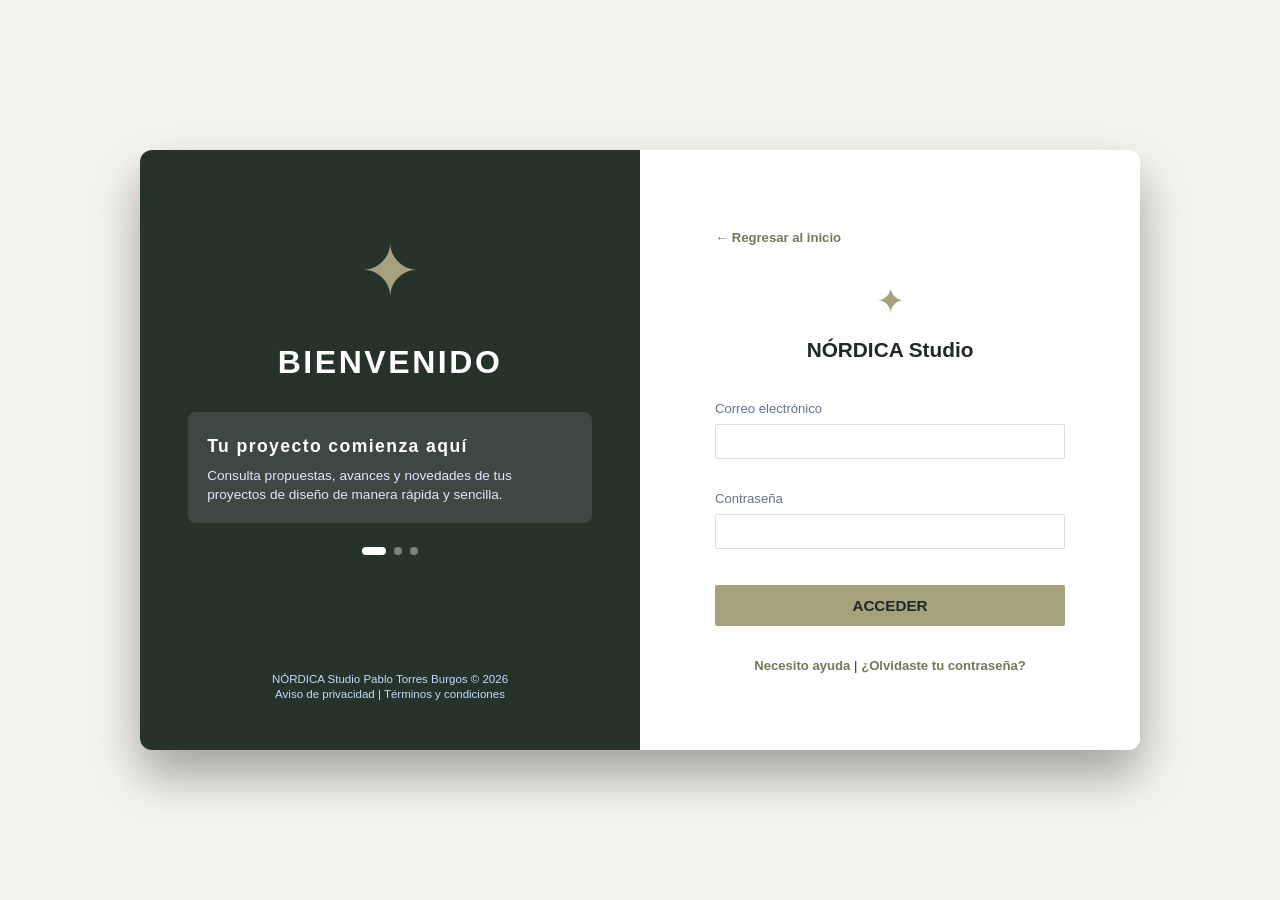
<file: login.html>
<!DOCTYPE html>
<html lang="es">
<head>
    <meta charset="UTF-8">
    <meta name="viewport" content="width=device-width, initial-scale=1.0">
    <title>Acceso de clientes | NÓRDICA Studio</title>
    <link rel="stylesheet" href="styles.css">
</head>
<body class="cbtis-login-body">

    <!-- Contenedor principal de dos columnas -->
    <div class="cbtis-login-container">

        <!-- LADO IZQUIERDO: Panel Azul con Bienvenida e Ilustración -->
        <div class="cbtis-left-panel">
            <div class="cbtis-left-content">
                
                <div class="cbtis-illustration-box">
                    <div class="cbtis-badge-icon">✦</div>
                    <h2>BIENVENIDO</h2>
                </div>

                <div class="cbtis-notices-box">
                    <h3>Tu proyecto comienza aquí</h3>
                    <p>Consulta propuestas, avances y novedades de tus proyectos de diseño de manera rápida y sencilla.</p>
                </div>

                <div class="cbtis-slider-dots">
                    <span class="cbtis-dot active"></span>
                    <span class="cbtis-dot"></span>
                    <span class="cbtis-dot"></span>
                </div>
            </div>

            <div class="cbtis-left-footer">
                NÓRDICA Studio Pablo Torres Burgos &copy; 2026<br>
                <span>Aviso de privacidad | Términos y condiciones</span>
            </div>
        </div>

        <!-- LADO DERECHO: Panel Blanco con el Formulario de Acceso -->
        <div class="cbtis-right-panel">
            <div class="cbtis-login-wrapper">
                
                <div class="login-back-container">
                    <a href="index.html" class="cbtis-back-link">← Regresar al inicio</a>
                </div>

                <div class="cbtis-logo-header">
                    <div class="login-logo-emoji">✦</div>
                    <h1>NÓRDICA <strong>Studio</strong></h1>
                </div>

                <form id="form-login" action="#" method="POST">
                    
                    <div class="cbtis-input-group">
                        <label for="usuario">Correo electrónico</label>
                        <input type="text" id="usuario" name="usuario" required>
                    </div>

                    <div class="cbtis-input-group">
                        <label for="password">Contraseña</label>
                        <input type="password" id="password" name="password" required>
                    </div>

                    <button type="submit" class="cbtis-btn-ingresar">ACCEDER</button>

                </form>

                <div class="cbtis-login-help">
                    <a href="#">Necesito ayuda</a> | <a href="#">¿Olvidaste tu contraseña?</a>
                </div>

            </div>
        </div>

    </div>

    <script src="script.js"></script>
</body>
</html>
</file>
<file: styles.css>
/* ======================================================================
   ESTILOS GENERALES Y PORTADA - NÓRDICA
   ====================================================================== */
*{
    box-sizing: border-box; /* Incluye bordes y rellenos en el ancho y alto total */
    margin: 0;              /* Elimina los márgenes predeterminados de la página */
    padding: 0;             /* Elimina los rellenos internos predeterminados */
}

body {
    font-family: 'Segoe UI', Tahoma, Geneva, Verdana, sans-serif; /* Tipografía principal limpia y moderna */
    color: #1e293b;                 /* Color de texto base gris oscuro */
    background-color: #f8fafc;      /* Color de fondo general suave para el sitio */
    line-height: 1.6;               /* Espaciado de línea cómodo para la lectura */
}

/* --------------------------------------------------------------------
   BARRA SUPERIOR DE CONTACTO
   -------------------------------------------------------------------- */
.top-bar {
    background-color: #0b1120;              /* Fondo oscuro para la franja de contacto superior */
    color: #cbd5e1;                         /* Color de texto gris claro secundario */
    font-size: 0.82rem;                     /* Tamaño de fuente pequeño y sutil */
    padding: 0.5rem 2rem;                   /* Relleno interno superior/inferior y lateral */
    border-bottom: 1px solid rgba(255, 255, 255, 0.1); /* Línea divisoria inferior translúcida */
}

.top-bar-container {
    max-width: 1200px;     /* Ancho máximo estructurado para mantener simetría */
    margin: 0 auto;        /* Centra horizontalmente el contenedor */
    display: flex;         /* Activa el diseño flexible */
    justify-content: space-between; /* Distribuye el espacio entre los elementos internos */
    align-items: center;   /* Centra verticalmente los elementos */
}

.top-contacts {
    display: flex;         /* Distribuye los datos de contacto en fila horizontal */
    gap: 2rem;             /* Separación horizontal entre los elementos */
}

.top-item.whatsapp {
    color: #4ade80;        /* Color verde característico para destacar WhatsApp */
}

/* ======================================================================
   BARRA DE NAVEGACIÓN RESPONSIVA
   ====================================================================== */
.navbar {
    background-color: #ffffff; /* Fondo blanco sólido para el menú de navegación */
    border-bottom: 1px solid #e2e8f0; /* Borde inferior sutil */
    position: sticky;          /* Fija la barra en la parte superior al hacer scroll */
    top: 0;                    /* Posición de anclaje exacto en la parte superior */
    z-index: 1000;             /* Asegura que la barra esté siempre por encima de otros elementos */
    padding: 0.8rem 1.5rem;    /* Relleno interior de la barra de navegación */
}

.nav-container {
    max-width: 1200px;         /* Ancho máximo alineado con el resto del sitio */
    margin: 0 auto;            /* Centra el contenedor del menú */
    display: flex;             /* Modelo flexible */
    justify-content: space-between; /* Separa el logotipo de los enlaces del menú */
    align-items: center;       /* Alinea verticalmente al centro */
    flex-wrap: wrap;           /* Permite que los elementos bajen si falta espacio */
    gap: 1rem;                 /* Espaciado predeterminado */
}

.nav-brand {
    display: flex;             /* Contenedor flexible para la marca/logo */
    align-items: center;       /* Centra verticalmente el logotipo */
}

.brand-logo-img {
    height: 55px;              /* Altura fija estándar para el logotipo institucional */
    width: auto;               /* Ancho proporcional automático */
    object-fit: contain;       /* Evita deformaciones en la imagen */
    display: block;            /* Elimina espacios fantasma inferiores */
}

.nav-links {
    display: flex;             /* Organiza los enlaces de navegación en línea */
    align-items: center;       /* Centra verticalmente */
    gap: 1.5rem;               /* Espacio de separación entre cada opción del menú */
    flex-wrap: wrap;           /* Adaptable en pantallas chicas */
}

.nav-links a {
    text-decoration: none;     /* Quita el subrayado predeterminado de los enlaces */
    color: #475569;            /* Color de texto gris intermedio */
    font-weight: 600;          /* Seminegrita para mejor visibilidad */
    font-size: 0.9rem;         /* Tamaño de fuente adecuado */
    transition: color 0.2s;    /* Transición suave al cambiar de color */
}

.nav-links a:hover {
    color: #2563eb;            /* Cambia a azul corporativo al pasar el cursor */
}

.btn-nav-login {
    background-color: #2563eb; /* Fondo azul destacado para el botón de alumnos */
    color: white !important;   /* Texto blanco forzado */
    padding: 8px 16px;         /* Relleno interior del botón */
    border-radius: 6px;        /* Esquinas redondeadas */
    transition: background-color 0.2s; /* Transición suave en el color de fondo */
}

.btn-nav-login:hover {
    background-color: #1d4ed8; /* Azul más oscuro al pasar el cursor */
}

@media (max-width: 600px) {
    .navbar {
        padding: 0.6rem 1rem;  /* Reduce el padding en pantallas móviles pequeñas */
    }
    .nav-container {
        justify-content: center; /* Centra los elementos del menú en móviles */
    }
    .nav-links {
        gap: 1rem;             /* Reduce el espacio entre enlaces */
        justify-content: center; /* Centra los enlaces */
    }
}

/* --------------------------------------------------------------------
   SECCIÓN HERO (DOS COLUMNAS CON COLLAGE)
   -------------------------------------------------------------------- */
.hero-section {
    background: linear-gradient(135deg, #0f172a 0%, #1e3a8a 100%); /* Fondo con degradado azul oscuro */
    color: white;              /* Texto general en blanco para alto contraste */
    padding: 5rem 2rem;        /* Relleno superior/inferior amplio y lateral */
    overflow: hidden;          /* Oculta desbordamientos */
}

.hero-container {
    max-width: 1200px;         /* Ancho máximo del contenedor principal */
    margin: 0 auto;            /* Centra el contenedor */
    display: grid;             /* Utiliza CSS Grid para organizar las columnas */
    grid-template-columns: 1.1fr 0.9fr; /* Texto ligeramente más ancho que el collage */
    gap: 3rem;                 /* Espacio de separación entre columnas */
    align-items: center;       /* Alinea verticalmente al centro */
}

@media (max-width: 900px) {
    .hero-container {
        grid-template-columns: 1fr; /* Cambia a una sola columna en pantallas medianas/móviles */
    }
}

.hero-tag {
    display: inline-block;     /* Permite aplicar padding y márgenes como bloque */
    background-color: rgba(37, 99, 235, 0.3); /* Fondo azul translúcido */
    border: 1px solid rgba(96, 165, 250, 0.4); /* Borde azul claro sutil */
    color: #93c5fd;            /* Texto azul claro brillante */
    padding: 6px 16px;         /* Relleno interior */
    border-radius: 20px;       /* Bordes redondeados estilo píldora */
    font-size: 0.85rem;        /* Tamaño de fuente compacto */
    font-weight: 600;          /* Seminegrita */
    text-transform: uppercase; /* Convierte el texto en mayúsculas */
    margin-bottom: 1.5rem;     /* Margen inferior */
}

.hero-text-side h1 {
    font-size: 2.8rem;         /* Tamaño de fuente grande para el título principal */
    font-weight: 800;          /* Grosor muy marcado */
    margin-bottom: 1rem;       /* Espacio inferior */
    letter-spacing: -0.5px;    /* Reduce ligeramente el espacio entre letras */
    line-height: 1.2;          /* Altura de línea compacta */
}

.hero-text-side p {
    font-size: 1.1rem;         /* Tamaño de fuente cómodo para la descripción */
    color: #cbd5e1;            /* Color gris claro legible */
    margin-bottom: 2rem;       /* Espacio inferior */
    line-height: 1.6;          /* Altura de línea legible */
}

.hero-cta-box {
    background: rgba(15, 23, 42, 0.4); /* Fondo oscuro semitransparente */
    border: 1px solid rgba(255, 255, 255, 0.1); /* Borde sutil translúcido */
    padding: 1.8rem;           /* Relleno interno */
    border-radius: 12px;       /* Bordes redondeados */
    backdrop-filter: blur(6px); /* Efecto de desenfoque de cristal esmerilado */
}

.btn-orange {
    display: inline-block;     /* Permite dimensiones en enlaces */
    background: linear-gradient(135deg, #f97316 0%, #ea580c 100%); /* Degradado naranja llamativo */
    color: white;              /* Texto blanco */
    padding: 14px 28px;        /* Relleno interior generoso */
    border-radius: 8px;        /* Bordes redondeados */
    text-decoration: none;     /* Quita subrayado */
    font-weight: 700;          /* Negrita */
    font-size: 1.05rem;        /* Tamaño destacado */
    box-shadow: 0 4px 15px rgba(249, 115, 22, 0.4); /* Sombra naranja difuminada */
    transition: transform 0.2s, box-shadow 0.2s; /* Transiciones suaves */
    margin-bottom: 1.2rem;     /* Espacio inferior */
}

.btn-orange:hover {
    transform: translateY(-2px); /* Eleva ligeramente el botón al pasar el cursor */
    box-shadow: 0 6px 20px rgba(249, 115, 22, 0.6); /* Aumenta intensidad de sombra */
}

.hero-benefits {
    display: flex;             /* Organiza los beneficios en línea flexible */
    flex-wrap: wrap;           /* Salto de línea automático */
    gap: 15px;                 /* Espacio entre beneficios */
    font-size: 0.9rem;         /* Tamaño estándar */
    color: #e2e8f0;            /* Gris claro */
    font-weight: 500;          /* Peso medio */
}

/* Estilos del Collage de Imágenes */
.image-collage {
    display: flex;             /* Organiza los elementos en columna */
    flex-direction: column;    /* Dirección vertical */
    gap: 15px;                 /* Espacio entre imágenes */
    background: rgba(255, 255, 255, 0.05); /* Fondo translúcido sutil */
    padding: 20px;             /* Relleno interior */
    border-radius: 20px;       /* Bordes redondeados del contenedor */
    border: 1px solid rgba(255, 255, 255, 0.1); /* Borde sutil */
}

.collage-main img {
    width: 100%;               /* Ancho completo */
    height: 240px;             /* Altura fija para la imagen principal */
    object-fit: cover;         /* Recorta proporcionalmente sin deformar */
    border-radius: 12px;       /* Bordes redondeados */
    box-shadow: 0 10px 25px rgba(0,0,0,0.3); /* Sombra de profundidad */
}

.collage-sub {
    display: grid;             /* Cuadrícula para las dos imágenes inferiores */
    grid-template-columns: 1fr 1fr; /* Dos columnas iguales */
    gap: 15px;                 /* Espacio entre las secundarias */
}

.collage-sub img {
    width: 100%;               /* Ancho completo */
    height: 140px;             /* Altura fija para secundarias */
    object-fit: cover;         /* Recorte proporcional */
    border-radius: 12px;       /* Bordes redondeados */
    box-shadow: 0 8px 20px rgba(0,0,0,0.3); /* Sombra de profundidad */
}

/* Clases específicas para el formulario de informes */
.hero-title-custom {
    font-size: 2.5rem;         /* Tamaño de título personalizado */
    margin-bottom: 1rem;       /* Margen inferior */
}

.hero-desc-custom {
    color: #cbd5e1;            /* Color secundario */
    font-size: 1rem;           /* Tamaño legible */
    margin-bottom: 1.5rem;     /* Margen inferior */
}

.hero-subtitle-custom {
    font-size: 0.95rem;        /* Subtítulo */
    font-weight: 600;          /* Seminegrita */
    color: #93c5fd;            /* Azul claro */
    margin-bottom: 0.8rem;     /* Margen inferior */
}

.hero-benefits-column {
    display: flex;             /* Flexible vertical */
    flex-direction: column;    /* Apilado vertical */
    gap: 8px;                  /* Espaciado ajustado */
}

.cbtis-hero-form-card {
    background-color: #ffffff; /* Fondo blanco sólido para la tarjeta del formulario */
    padding: 2.2rem;           /* Relleno interno amplio */
    border-radius: 16px;       /* Bordes redondeados marcados */
    box-shadow: 0 20px 40px rgba(0, 0, 0, 0.25); /* Sombra elegante flotante */
    width: 100%;               /* Ancho completo disponible */
    max-width: 440px;          /* Ancho máximo de la tarjeta */
    margin: 0 auto;            /* Centrado horizontal */
}

.form-card-title {
    color: #0f172a;            /* Color oscuro */
    font-size: 1.25rem;        /* Mediano destacado */
    font-weight: 700;          /* Negrita */
    margin-bottom: 1rem;       /* Margen inferior */
    text-align: center;        /* Centrado */
}

.form-group-margin {
    margin-bottom: 1rem;       /* Espacio inferior estándar entre campos */
}

.form-control-input {
    width: 100%;               /* Ancho completo */
    border: 1px solid #cbd5e1; /* Borde gris claro */
    border-radius: 8px;        /* Bordes redondeados */
    padding: 10px 14px;        /* Relleno interior cómodo */
    font-size: 0.9rem;         /* Tamaño de letra interno */
    outline: none;             /* Sin borde de enfoque por defecto */
}

.form-control-select {
    width: 100%;               /* Ancho completo */
    border: 1px solid #cbd5e1; /* Borde gris claro */
    border-radius: 8px;        /* Bordes redondeados */
    padding: 10px 14px;        /* Relleno interior */
    font-size: 0.9rem;         /* Tamaño de fuente */
    background: #fff;          /* Fondo blanco */
    color: #475569;            /* Color de texto de opciones */
    outline: none;             /* Quita contorno */
}

.form-date-label {
    font-size: 0.78rem;        /* Letra pequeña para etiquetas de fecha */
    color: #64748b;            /* Gris secundario */
    display: block;            /* Ocupa su propia línea */
    margin-bottom: 2px;        /* Margen inferior mínimo */
}

.form-control-date {
    width: 100%;               /* Ancho completo */
    border: 1px solid #cbd5e1; /* Borde gris */
    border-radius: 8px;        /* Bordes redondeados */
    padding: 8px 14px;         /* Relleno interior */
    font-size: 0.9rem;         /* Tamaño de fuente */
    color: #334155;            /* Color de texto interno */
    outline: none;             /* Quita contorno */
}

.form-control-textarea {
    width: 100%;               /* Ancho completo */
    border: 1px solid #cbd5e1; /* Borde gris */
    border-radius: 8px;        /* Bordes redondeados */
    padding: 10px 14px;        /* Relleno interior */
    font-size: 0.9rem;         /* Tamaño de fuente */
    outline: none;             /* Quita contorno */
    font-family: inherit;      /* Hereda tipografía general */
}

/* ======================================================================
   CORRECCIÓN DEFINITIVA PARA LA CASILLA Y EL TEXTO DE ACEPTAR TÉRMINOS
   ====================================================================== */
.form-group-checkbox {
    margin-bottom: 1.2rem;     /* Espacio inferior */
    display: flex;             /* Contenedor flexible */
    flex-direction: row !important; /* Fuerza dirección horizontal estricta */
    align-items: flex-start !important; /* Alinea arriba */
    justify-content: flex-start !important; /* Alinea a la izquierda */
    gap: 10px;                 /* Espacio horizontal entre cuadro y texto */
    text-align: left;          /* Alineación izquierda */
    width: 100%;               /* Ancho completo */
}

.form-checkbox-input {
    width: 18px !important;    /* Ancho fijo forzado para el checkbox */
    height: 18px !important;   /* Alto fijo forzado */
    min-width: 18px;           /* Evita compresión */
    cursor: pointer;           /* Cambia cursor a mano */
    margin-top: 2px;           /* Ajuste vertical fino con la primera línea */
    flex-shrink: 0;            /* Impide deformación */
    appearance: auto;          /* Restaura el comportamiento visual nativo */
    -webkit-appearance: checkbox; /* Compatibilidad WebKit */
}

.form-checkbox-label {
    font-size: 0.78rem !important; /* Letra pequeña legible para textos legales */
    color: #475569 !important;     /* Gris oscuro */
    line-height: 1.35 !important;  /* Altura de línea compacta */
    cursor: pointer;               /* Cursor interactivo */
    display: inline-block !important; /* Comportamiento en línea */
    width: auto !important;        /* Ancho automático */
    flex: 1;                       /* Ocupa el resto del espacio disponible */
}

.form-submit-btn {
    background-color: #0052ff;     /* Fondo azul intenso para el botón enviar */
    width: 100%;                   /* Ancho completo */
    border-radius: 8px;            /* Bordes redondeados */
    padding: 12px;                 /* Relleno interior */
    font-weight: 700;              /* Negrita */
    color: white;                  /* Texto blanco */
    border: none;                  /* Sin bordes */
    cursor: pointer;               /* Cursor de mano */
    transition: background 0.2s;   /* Transición suave */
}

.cbtis-hero-form-card input:focus, 
.cbtis-hero-form-card select:focus, 
.cbtis-hero-form-card textarea:focus {
    border-color: #2563eb !important; /* Cambia el borde a azul brillante al enfocar */
    box-shadow: 0 0 0 3px rgba(37, 99, 235, 0.15); /* Brillo sutil alrededor */
}

/* ======================================================================
   ESTILOS DE OFERTA EDUCATIVA CON IMÁGENES
   ====================================================================== */
.careers-section {
    padding: 5rem 2rem;            /* Espaciado superior/inferior */
    background-color: #f8fafc;     /* Fondo claro */
}

.section-container {
    max-width: 1200px;             /* Ancho máximo centrado */
    margin: 0 auto;                /* Centrado horizontal */
}

.section-header {
    text-align: center;            /* Centrado de títulos de sección */
    margin-bottom: 3.5rem;         /* Espacio inferior */
}

.section-header h2 {
    font-size: 2.2rem;             /* Título grande */
    color: #0f172a;                /* Color oscuro */
    margin-bottom: 0.5rem;         /* Espacio con subtítulo */
}

.section-header p {
    color: #64748b;                /* Gris secundario */
    font-size: 1.05rem;            /* Tamaño legible */
}

.careers-grid {
    display: grid;                 /* Cuadrícula CSS adaptable */
    grid-template-columns: repeat(auto-fit, minmax(260px, 1fr)); /* Columnas responsivas */
    gap: 2rem;                     /* Espacio entre tarjetas */
}

.career-card {
    background-color: #ffffff;     /* Fondo blanco */
    border: 1px solid #e2e8f0;     /* Borde sutil */
    border-radius: 12px;           /* Esquinas redondeadas */
    overflow: hidden;              /* Oculta desbordamientos internos */
    box-shadow: 0 4px 6px rgba(0, 0, 0, 0.02); /* Sombra ligera */
    transition: transform 0.2s ease, box-shadow 0.2s ease; /* Transiciones suaves */
}

.career-card:hover {
    transform: translateY(-5px);   /* Eleva la tarjeta al pasar el cursor */
    box-shadow: 0 15px 30px rgba(0, 0, 0, 0.08); /* Acentúa la sombra */
    border-color: #cbd5e1;         /* Oscurece borde */
}

.career-img-container {
    width: 100%;                   /* Ancho completo */
    height: 160px;                 /* Altura fija de imagen */
    overflow: hidden;              /* Oculta desbordamientos */
}

.career-img-container img {
    width: 100%;                   /* Ancho adaptado */
    height: 100%;                  /* Alto adaptado */
    object-fit: cover;             /* Recorte proporcional */
    transition: transform 0.3s ease; /* Transición para zoom */
}

.career-card:hover .career-img-container img {
    transform: scale(1.05);        /* Efecto zoom in en imagen al hacer hover */
}

.career-content {
    padding: 1.8rem;               /* Relleno interno de textos */
}

.career-content h3 {
    font-size: 1.15rem;            /* Tamaño de título */
    color: #0f172a;                /* Color oscuro */
    margin-bottom: 0.8rem;         /* Espacio inferior */
    font-weight: 700;              /* Negrita */
}

.career-content p {
    color: #64748b;                /* Gris descriptivo */
    font-size: 0.9rem;             /* Tamaño estándar */
    line-height: 1.5;              /* Altura de línea */
}

/* ======================================================================
   ESTILOS DEL PIE DE PÁGINA (FOOTER CON REDES SOCIALES)
   ====================================================================== */
.footer {
    background-color: #0b1120;     /* Fondo oscuro institucional */
    color: #94a3b8;                /* Texto gris claro */
    padding: 2.5rem 2rem;          /* Relleno interior */
    border-top: 1px solid rgba(255, 255, 255, 0.05); /* Línea superior sutil */
}

.footer-container {
    max-width: 1200px;             /* Ancho máximo alineado */
    margin: 0 auto;                /* Centrado horizontal */
    display: flex;                 /* Distribución flexible */
    justify-content: space-between; /* Separa créditos de redes */
    align-items: center;           /* Centrado vertical */
    flex-wrap: wrap;               /* Adaptable */
    gap: 1.5rem;                   /* Espacio entre elementos */
}

.footer-info p {
    font-size: 0.9rem;             /* Tamaño estándar */
    color: #cbd5e1;                /* Color legible */
    margin-bottom: 0.3rem;         /* Espacio mínimo */
}

.footer-author {
    font-size: 0.82rem;            /* Letra pequeña para autor */
    color: #64748b;                /* Gris sutil */
}

.footer-socials {
    display: flex;                 /* Iconos en línea */
    gap: 12px;                     /* Espacio entre iconos */
}

.social-icon {
    width: 38px;                   /* Ancho fijo circular */
    height: 38px;                  /* Alto fijo circular */
    background: rgba(255, 255, 255, 0.08); /* Fondo translúcido */
    border: 1px solid rgba(255, 255, 255, 0.12); /* Borde sutil */
    color: #ffffff;                /* Icono blanco */
    border-radius: 50%;            /* Círculo perfecto */
    display: flex;                 /* Centrado interno */
    align-items: center;           /* Centrado vertical */
    justify-content: center;       /* Centrado horizontal */
    text-decoration: none;         /* Sin subrayado */
    font-weight: 700;              /* Negrita */
    font-size: 0.95rem;            /* Tamaño del símbolo */
    transition: background 0.2s, transform 0.2s, border-color 0.2s; /* Transiciones */
}

.social-icon:hover {
    background: #2563eb;           /* Azul corporativo al pasar cursor */
    border-color: #2563eb;         /* Borde azul */
    transform: translateY(-3px);   /* Eleva sutilmente el icono */
}

@media (max-width: 768px) {
    .footer-container {
        flex-direction: column;    /* Columna en tablets y móviles */
        text-align: center;        /* Centra textos del footer */
    }
    .footer-socials {
        justify-content: center;   /* Centra iconos sociales */
    }
}

/* ======================================================================
   ESTILOS DE LOGIN EN PANTALLA PARTIDA - CBTis 166
   ====================================================================== */
.cbtis-login-body {
    margin: 0;                     /* Sin márgenes */
    padding: 0;                    /* Sin padding */
    font-family: 'Segoe UI', Tahoma, Geneva, Verdana, sans-serif; /* Tipografía general */
    background: linear-gradient(135deg, #0f172a 0%, #1e3a8a 100%); /* Fondo degradado */
    min-height: 100vh;             /* Altura mínima de pantalla completa */
    display: flex;                 /* Centrado flexible */
    justify-content: center;       /* Centrado horizontal */
    align-items: center;           /* Centrado vertical */
}

.cbtis-login-container {
    width: 100%;                   /* Ancho completo */
    max-width: 1000px;             /* Ancho máximo de la tarjeta de login */
    height: 600px;                 /* Altura fija estándar */
    background-color: #ffffff;     /* Fondo blanco */
    border-radius: 12px;           /* Bordes redondeados */
    box-shadow: 0 25px 50px rgba(0, 0, 0, 0.35); /* Sombra pronunciada */
    display: grid;                 /* Pantalla dividida en cuadrícula */
    grid-template-columns: 1fr 1fr; /* Dos columnas iguales (panel izquierdo y derecho) */
    overflow: hidden;              /* Oculta desbordamientos */
    margin: 2rem;                  /* Margen exterior */
}

@media (max-width: 850px) {
    .cbtis-login-container {
        grid-template-columns: 1fr; /* Una sola columna en dispositivos menores */
        height: auto;               /* Altura automática */
    }
    .cbtis-left-panel {
        display: none;              /* Oculta el panel izquierdo decorativo en móviles */
    }
}

.cbtis-left-panel {
    background: linear-gradient(135deg, #1e3a8a 0%, #0f172a 100%); /* Degradado oscuro */
    color: white;                  /* Texto blanco */
    padding: 3rem;                 /* Relleno interno */
    display: flex;                 /* Diseño flexible */
    flex-direction: column;        /* Apilado vertical */
    justify-content: space-between; /* Distribuye espacio superior e inferior */
}

.cbtis-illustration-box {
    text-align: center;            /* Centrado */
    margin-top: 1rem;              /* Margen superior */
}

.cbtis-badge-icon {
    font-size: 4.5rem;             /* Tamaño grande para icono/emoji */
    margin-bottom: 0.5rem;         /* Margen inferior */
}

.cbtis-illustration-box h2 {
    font-size: 2rem;               /* Título grande */
    font-weight: 800;              /* Negrita fuerte */
    letter-spacing: 1px;           /* Espaciado entre letras */
}

.cbtis-notices-box {
    background: rgba(255, 255, 255, 0.1); /* Caja translúcida de avisos */
    padding: 1.2rem;               /* Relleno interno */
    border-radius: 8px;            /* Bordes redondeados */
    margin-top: 1.5rem;            /* Margen superior */
}

.cbtis-notices-box h3 {
    font-size: 1.1rem;             /* Título de aviso */
    margin-bottom: 0.4rem;         /* Margen inferior */
}

.cbtis-notices-box p {
    font-size: 0.85rem;            /* Texto pequeño */
    color: #e0e7ff;                /* Azul claro tenue */
    line-height: 1.4;              /* Altura de línea */
}

.cbtis-slider-dots {
    display: flex;                 /* Indicadores de slider en fila */
    justify-content: center;       /* Centrados */
    gap: 8px;                      /* Espacio entre puntos */
    margin-top: 1.5rem;            /* Margen superior */
}

.cbtis-dot {
    width: 8px;                    /* Ancho de punto inactivo */
    height: 8px;                   /* Alto de punto inactivo */
    background-color: rgba(255, 255, 255, 0.4); /* Translúcido */
    border-radius: 50%;            /* Circular */
}

.cbtis-dot.active {
    background-color: #ffffff;     /* Blanco sólido para punto activo */
    width: 24px;                   /* Más ancho simulando barra activa */
    border-radius: 4px;            /* Bordes redondeados */
}

.cbtis-left-footer {
    font-size: 0.72rem;            /* Letra pequeña institucional */
    color: #bfdbfe;                /* Azul muy claro */
    text-align: center;            /* Centrado */
    line-height: 1.3;              /* Altura de línea */
}

.cbtis-right-panel {
    background-color: #ffffff;     /* Panel derecho blanco para el formulario de login */
    padding: 3rem 3.5rem;          /* Relleno interno amplio */
    display: flex;                 /* Flexible */
    flex-direction: column;        /* Vertical */
    justify-content: center;       /* Centrado vertical */
}

.cbtis-login-wrapper {
    width: 100%;                   /* Ancho completo */
    max-width: 350px;              /* Ancho máximo del contenedor de login */
    margin: 0 auto;                /* Centrado horizontal */
}

.login-back-container {
    margin-bottom: 1.5rem;         /* Margen inferior */
}

.cbtis-back-link {
    color: #2563eb;                /* Enlace azul */
    font-size: 0.82rem;            /* Tamaño pequeño */
    text-decoration: none;         /* Sin subrayado */
    font-weight: 600;              /* Seminegrita */
}

.cbtis-back-link:hover {
    text-decoration: underline;    /* Subraya al pasar cursor */
}

.cbtis-logo-header {
    text-align: center;            /* Centrado */
    margin-bottom: 2rem;           /* Margen inferior */
}

.login-logo-emoji {
    font-size: 2.2rem;             /* Emoji grande */
    margin-bottom: 0.2rem;         /* Margen inferior */
}

.cbtis-logo-header h1 {
    font-size: 1.3rem;             /* Tamaño título */
    color: #0f172a;                /* Oscuro */
    font-weight: 700;              /* Negrita */
}

.cbtis-logo-header h1 span {
    color: #2563eb;                /* Acento en azul */
}

.cbtis-input-group {
    margin-bottom: 1.8rem;         /* Espacio inferior */
    position: relative;            /* Posicionamiento relativo */
}

.cbtis-input-group label {
    display: block;                /* Ocupa su línea */
    font-size: 0.82rem;            /* Pequeño */
    color: #64748b;                /* Gris */
    margin-bottom: 0.3rem;         /* Margen inferior */
    font-weight: 500;              /* Medio */
}

.cbtis-input-group input {
    width: 100%;                   /* Ancho completo */
    border: none;                  /* Sin borde completo */
    border-bottom: 1px solid #cbd5e1; /* Borde inferior estilo material design */
    padding: 8px 0;                /* Relleno */
    font-size: 0.95rem;            /* Tamaño de fuente */
    color: #0f172a;                /* Oscuro */
    background: transparent;       /* Fondo transparente */
    outline: none;                 /* Sin contorno */
    transition: border-color 0.2s; /* Transición suave */
}

.cbtis-input-group input:focus {
    border-bottom: 2px solid #2563eb; /* Cambia a borde inferior azul grueso al enfocar */
}

.cbtis-btn-ingresar {
    width: 100%;                   /* Ancho completo */
    background-color: #2563eb;     /* Azul corporativo */
    color: white;                  /* Texto blanco */
    border: none;                  /* Sin bordes */
    padding: 12px;                 /* Relleno */
    border-radius: 6px;            /* Esquinas redondeadas */
    font-weight: 700;              /* Negrita */
    font-size: 0.95rem;            /* Tamaño */
    cursor: pointer;               /* Mano interactiva */
    box-shadow: 0 4px 12px rgba(37, 99, 235, 0.3); /* Sombra azul */
    transition: background-color 0.2s, transform 0.1s; /* Transiciones */
    margin-top: 0.5rem;            /* Margen superior */
}

.cbtis-btn-ingresar:hover {
    background-color: #1d4ed8;     /* Azul más oscuro al pasar cursor */
}

.cbtis-login-help {
    text-align: center;            /* Centrado */
    margin-top: 1.8rem;            /* Margen superior */
    font-size: 0.82rem;            /* Pequeño */
}

.cbtis-login-help a {
    color: #2563eb;                /* Azul */
    text-decoration: none;         /* Sin subrayado */
    font-weight: 600;              /* Seminegrita */
}

.cbtis-login-help a:hover {
    text-decoration: underline;    /* Subraya al pasar cursor */
}

/* ======================================================================
   ESTILOS Y RECORRIDO DE DOCENTES
   ====================================================================== */
.teachers-section {
    background: linear-gradient(135deg, #0f172a 0%, #1e3a8a 100%); /* Fondo degradado oscuro */
    color: white;                  /* Texto blanco */
    padding: 4rem 1.5rem;          /* Relleno superior/inferior y lateral */
}

.teachers-container {
    max-width: 1200px;             /* Ancho máximo centrado */
    margin: 0 auto;                /* Centrado horizontal */
}

.teachers-header {
    display: flex;                 /* Flexible */
    justify-content: space-between; /* Separa título de botones */
    align-items: flex-end;         /* Alineación inferior */
    margin-bottom: 2.5rem;         /* Margen inferior */
    flex-wrap: wrap;               /* Adaptable */
    gap: 1.5rem;                   /* Espacio entre elementos */
}

.teachers-tag {
    display: inline-block;         /* Bloque en línea */
    color: DarkKhaki;                /* Azul claro */
    font-size: 0.82rem;            /* Pequeño */
    font-weight: 700;              /* Negrita */
    text-transform: uppercase;     /* Mayúsculas */
    margin-bottom: 0.6rem;         /* Margen inferior */
    letter-spacing: 0.5px;         /* Espaciado de letras */
}

.convenience-tag-custom {
    color: DarkKhaki;                /* Azul específico para convenios */
}

.teachers-header h2 {
    font-size: 2.2rem;             /* Título grande */
    font-weight: 800;              /* Negrita fuerte */
    margin-bottom: 0.6rem;         /* Margen inferior */
    letter-spacing: -0.5px;        /* Espaciado ajustado */
}

.teachers-header p {
    color: #cbd5e1;                /* Gris claro */
    font-size: 1rem;               /* Estándar */
    max-width: 700px;              /* Ancho máximo para lectura cómoda */
    line-height: 1.6;              /* Altura de línea */
}

.teachers-nav-buttons {
    display: flex;                 /* Botones en línea */
    gap: 10px;                     /* Espaciado entre flechas */
}

.nav-btn {
    width: 42px;                   /* Ancho fijo circular */
    height: 42px;                  /* Alto fijo circular */
    background: rgba(255, 255, 255, 0.1); /* Translúcido */
    border: 1px solid rgba(255, 255, 255, 0.2); /* Borde translúcido */
    color: white;                  /* Símbolo blanco */
    border-radius: 50%;            /* Circular */
    font-size: 1.4rem;             /* Tamaño de flecha */
    cursor: pointer;               /* Mano interactiva */
    display: flex;                 /* Centrado interno */
    align-items: center;           /* Centrado vertical */
    justify-content: center;       /* Centrado horizontal */
    transition: background 0.2s, transform 0.1s; /* Transiciones */
}

.nav-btn:hover {
    background: rgba(255, 255, 255, 0.25); /* Aclara al pasar cursor */
    transform: scale(1.05);        /* Ligero zoom */
}

.teachers-grid {
    display: flex;                 /* Carrusel horizontal flexible */
    gap: 1.5rem;                   /* Espacio entre tarjetas de profesores */
    overflow-x: auto;              /* Permite scroll horizontal */
    scroll-behavior: smooth;       /* Movimiento fluido al usar botones */
    padding-bottom: 1rem;          /* Relleno inferior */
    scrollbar-width: none;         /* Oculta barra de desplazamiento en Firefox */
}

.teachers-grid::-webkit-scrollbar {
    display: none;                 /* Oculta barra de desplazamiento en Chrome/Safari */
}

.teacher-card {
    flex: 0 0 calc(25% - 1.15rem); /* Ancho fijo exacto para mostrar 4 tarjetas en pantallas grandes */
    background: #1e293b;           /* Fondo gris oscuro azulado */
    border-radius: 16px;           /* Bordes redondeados */
    overflow: hidden;              /* Oculta desbordamientos */
    border: 1px solid rgba(255, 255, 255, 0.1); /* Borde sutil */
    transition: transform 0.2s ease, box-shadow 0.2s ease; /* Transiciones */
}

@media (max-width: 1024px) {
    .teacher-card {
        flex: 0 0 calc(43% - 0.75rem); /* Ajusta para mostrar 2 tarjetas en tablets */
    }
}

@media (max-width: 650px) {
    .teacher-card {
        flex: 0 0 82%;             /* Ajusta para mostrar una tarjeta grande en móviles */
    }
}

.teacher-card:hover {
    transform: translateY(-5px);   /* Eleva la tarjeta al pasar el cursor */
    box-shadow: 0 15px 30px rgba(0, 0, 0, 0.4); /* Sombra oscura profunda */
}

.teacher-card img {
    width: 100%;                   /* Ancho completo */
    height: 240px;                 /* Altura fija de la foto del docente */
    object-fit: cover;             /* Recorte proporcional */
    object-position: top;          /* Enfoca la parte superior (rostro) de la foto */
}

.teacher-info {
    padding: 1.5rem;               /* Relleno interior para los datos del profesor */
    background: linear-gradient(180deg, rgba(30, 41, 59, 0.9) 0%, rgba(15, 23, 42, 0.95) 100%); /* Degradado interno */
}

.teacher-info h3 {
    font-size: 1.1rem;             /* Nombre del profesor */
    font-weight: 700;              /* Negrita */
    color: white;                  /* Blanco */
    margin-bottom: 0.4rem;         /* Margen inferior */
}

.teacher-info p {
    font-size: 0.85rem;            /* Descripción de especialidad */
    color: #94a3b8;                /* Gris claro */
    line-height: 1.4;              /* Altura de línea */
}

/* ======================================================================
   ESTILOS DE CONVENIOS EN DOBLE LÍNEA (MARQUESINAS INFINITAS)
   ====================================================================== */
.convenios-section {
    padding: 5rem 0;               /* Relleno superior e inferior */
    background-color: #ffffff;     /* Fondo blanco */
    overflow: hidden;              /* Oculta desbordamientos laterales */
    border-top: 1px solid #e2e8f0; /* Borde superior sutil */
    border-bottom: 1px solid #e2e8f0; /* Borde inferior sutil */
}

.convenios-container {
    max-width: 1200px;             /* Ancho máximo centrado */
    margin: 0 auto;                /* Centrado horizontal */
    padding: 0 2rem;               /* Relleno lateral */
}

.marquee-wrapper {
    position: relative;            /* Posicionamiento relativo para la marquesina */
    width: 100%;                   /* Ancho completo */
    overflow: hidden;              /* Oculta tarjetas fuera de pantalla */
    mask-image: linear-gradient(to right, transparent, black 10%, black 90%, transparent); /* Desvanece los bordes izquierdo y derecho */
    -webkit-mask-image: linear-gradient(to right, transparent, black 10%, black 90%, transparent); /* Soporte WebKit para desvanecimiento */
}

.marquee-wrapper-spacing {
    margin-top: 1.5rem;            /* Separación entre la primera y segunda línea de convenios */
}

.marquee-track {
    display: flex;                 /* Elementos en línea horizontal continua */
    gap: 1.5rem;                   /* Espacio entre tarjetas de marcas */
    width: max-content;            /* Ancho automático basado en el contenido total */
}

.marquee-wrapper:hover .marquee-track {
    animation-play-state: paused !important; /* Pausa el movimiento al pasar el cursor sobre las marcas */
}

.marquee-track-top {
    animation: scrollLeft 35s linear infinite; /* Animación continua hacia la izquierda */
}

.marquee-track-bottom {
    animation: scrollRight 35s linear infinite; /* Animación continua hacia la derecha (inversa) */
}

@keyframes scrollLeft {
    0% { transform: translateX(0); }         /* Inicia en posición original */
    100% { transform: translateX(-50%); }    /* Desplaza exactamente la mitad (el grupo original) para crear bucle infinito */
}

@keyframes scrollRight {
    0% { transform: translateX(-50%); }      /* Inicia desplazado a la mitad */
    100% { transform: translateX(0); }       /* Regresa a la posición inicial creando bucle fluido */
}

.convenio-card {
    background: #f8fafc;           /* Fondo gris muy claro para cada tarjeta de empresa */
    border: 1px solid #e2e8f0;     /* Borde gris sutil */
    padding: 1.2rem 2rem;          /* Relleno interior generoso */
    border-radius: 12px;           /* Bordes redondeados */
    font-weight: 600;              /* Seminegrita */
    font-size: 1rem;               /* Tamaño estándar */
    color: #334155;                /* Color de texto gris oscuro */
    white-space: nowrap;           /* Impide que el texto de la marca haga salto de línea */
    box-shadow: 0 4px 6px rgba(0, 0, 0, 0.01); /* Sombra muy tenue */
    transition: transform 0.2s ease, border-color 0.2s ease, background-color 0.2s ease; /* Transiciones suaves */
    display: flex;                 /* Flexible */
    align-items: center;           /* Centrado vertical */
    justify-content: center;       /* Centrado horizontal */
    min-width: 190px;              /* Ancho mínimo uniforme para todas las tarjetas */
}

.convenio-card:hover {
    transform: translateY(-3px);   /* Eleva la tarjeta de convenio al pasar el cursor */
    border-color: #2563eb;         /* Cambia el borde a azul corporativo */
    background-color: #ffffff;     /* Fondo blanco puro */
    color: #2563eb;                /* Texto azul corporativo */
    box-shadow: 0 10px 20px rgba(37, 99, 235, 0.08); /* Sombra azulada elegante */
}

/* ==========================================================
   IDENTIDAD VISUAL NUEVA: NÓRDICA STUDIO
   Estética editorial, minimalista y contemporánea
   ========================================================== */
:root {
  --ink: #202923;
  --muted: #68736b;
  --paper: #f5f4ef;
  --white: #ffffff;
  --accent: #a6a17d;
  --accent-dark: #77765b;
  --line: #e4e3dc;
}
body { background: var(--paper); color: var(--ink); font-family: "Inter", "Segoe UI", Arial, sans-serif; }
.top-bar { background: #202923; color: #e8e8df; border: 0; }
.top-item.whatsapp { color: #d1cdb0; }
.navbar { background: rgba(255,255,255,.96); border-bottom: 1px solid var(--line); }
.nav-links a:hover { color: var(--accent-dark); }
.btn-nav-login { background: var(--ink); border-radius: 2px; letter-spacing: .04em; }
.btn-nav-login:hover { background: var(--accent-dark); }
.hero-section { background: #26332b; color: var(--white); }
.hero-tag, .teachers-tag { background: rgba(166,161,125,.16); border: 1px solid rgba(208,204,174,.35); color: #d8d4b7; letter-spacing: .12em; }
.hero-text-side h1 { font-weight: 600; letter-spacing: -1.4px; }
.hero-text-side p { color: #d2d8d1; }
.hero-cta-box { background: rgba(255,255,255,.06); border: 1px solid rgba(255,255,255,.14); border-radius: 3px; }
.btn-orange, .cbtis-btn-ingresar { background: var(--accent); color: #202923; border-radius: 2px; box-shadow: none; }
.btn-orange:hover, .cbtis-btn-ingresar:hover { background: #c2bd9d; box-shadow: none; }
.image-collage { background: rgba(255,255,255,.04); border: 1px solid rgba(255,255,255,.12); border-radius: 3px; }
.image-collage img, .career-img-container img { filter: saturate(.78); }
.careers-section, .teachers-section, .convenios-section { background: var(--paper); }
.section-header h2, .teachers-header h2 { color: var(--ink); font-weight: 600; letter-spacing: -.8px; }
.section-header p, .teachers-header p { color: var(--muted); }
.career-card, .teacher-card { background: var(--white); border: 1px solid var(--line); border-radius: 3px; box-shadow: 0 12px 30px rgba(32,41,35,.045); }
.career-card:hover, .teacher-card:hover { transform: translateY(-4px); }
.career-content h3, .teacher-info h3 { color: var(--ink); }
.career-content p, .teacher-info p { color: var(--muted); }
.nav-btn { background: var(--ink); border-radius: 2px; }
.nav-btn:hover { background: var(--accent-dark); }
.hero-form-side .cbtis-hero-form-card, .cbtis-hero-form-card { border-radius: 3px; box-shadow: 0 18px 50px rgba(0,0,0,.16); }
.form-control-input, .form-control-select, .form-control-date, .form-control-textarea,
.cbtis-input-group input, .cbtis-input-group select { border: 1px solid #deded5; border-radius: 2px; background: #fff; }
.form-control-input:focus, .form-control-select:focus, .form-control-date:focus, .form-control-textarea:focus { outline: 1px solid var(--accent); }
.convenios-section { border-top: 1px solid var(--line); }
.convenio-card { background: #fff; color: var(--ink); border: 1px solid var(--line); border-radius: 2px; }
.footer { background: #202923; color: #e7e8df; }
.social-icon { background: rgba(255,255,255,.1); border-radius: 2px; }
.cbtis-login-body { background: var(--paper); }
.cbtis-left-panel { background: #26332b; }
.cbtis-right-panel { background: #fff; }
.cbtis-left-panel h2, .cbtis-left-panel h3 { letter-spacing: .08em; }
.cbtis-badge-icon, .login-logo-emoji { color: var(--accent); }
.cbtis-back-link, .cbtis-login-help a { color: var(--accent-dark); }
.cbtis-login-wrapper h1 { color: var(--ink); }
@media (max-width: 700px) {
  .hero-section { padding: 3.5rem 1.2rem; }
  .hero-text-side h1 { font-size: 2.25rem; }
}


/* ======================================================================
   ETIQUETAS SEMÁNTICAS Y DETALLES EDITORIALES
   ====================================================================== */
.content-figure {
    margin: 0;
    width: 100%;
    overflow: hidden;
    border-radius: 12px;
}

.content-figure img {
    display: block;
    width: 100%;
}

.content-figure figcaption {
    padding: 9px 12px;
    color: #64748b;
    background: #f1f5f9;
    border-left: 3px solid #2563eb;
    font-size: 0.78rem;
    line-height: 1.45;
    letter-spacing: 0.2px;
}

.studio-quote {
    margin: 1.5rem 0;
    padding: 1.2rem 1.4rem;
    border-left: 4px solid #f97316;
    border-radius: 0 12px 12px 0;
    background: rgba(255, 255, 255, 0.08);
    color: #f8fafc;
    font-size: 1.05rem;
    font-style: italic;
    line-height: 1.7;
}

.studio-quote span {
    display: block;
    margin-top: 0.65rem;
    color: #93c5fd;
    font-size: 0.78rem;
    font-style: normal;
    font-weight: 600;
}

.definition-note {
    margin: 1.2rem 0 1.5rem;
    padding: 0.9rem 1rem;
    border: 1px solid rgba(147, 197, 253, 0.35);
    border-radius: 10px;
    background: rgba(15, 23, 42, 0.28);
    color: #dbeafe;
    font-size: 0.92rem;
}

.definition-note dfn {
    color: #ffffff;
    font-style: normal;
    font-weight: 700;
    text-decoration: underline;
    text-decoration-color: #f97316;
    text-underline-offset: 4px;
}

.career-content em {
    color: #1d4ed8;
    font-style: italic;
    font-weight: 600;
}

@media (max-width: 600px) {
    .content-figure figcaption {
        font-size: 0.74rem;
        padding: 8px 10px;
    }

    .studio-quote {
        padding: 1rem;
        font-size: 0.96rem;
    }
}

/* SECCIÓN DE UBICACIÓN */
.ubicacion {
    padding: 65px 8%;
    background-color: #f4f5f6;
    text-align: center;
}

.ubicacion-texto span {
    color: #d98b32;
    font-size: 13px;
    letter-spacing: 3px;
    font-weight: bold;
}

.ubicacion-texto h2 {
    color: #142d40;
    font-size: 30px;
    margin: 15px 0;
}

.ubicacion-texto p {
    color: #666;
    font-size: 15px;
    margin-bottom: 30px;
}

.mapa {
    max-width: 1100px;
    margin: auto;
    overflow: hidden;
    border-radius: 14px;
    border: 3px solid #142d40;
    box-shadow: 0 5px 18px rgba(0,0,0,0.12);
}

.mapa iframe {
    display: block;
    width: 100%;
    height: 350px;
}

/* ADAPTACIÓN PARA CELULARES */
@media (max-width: 600px) {
    .ubicacion {
        padding: 45px 5%;
    }

    .ubicacion-texto h2 {
        font-size: 23px;
    }

    .mapa iframe {
        height: 280px;
    }
}
</file>
